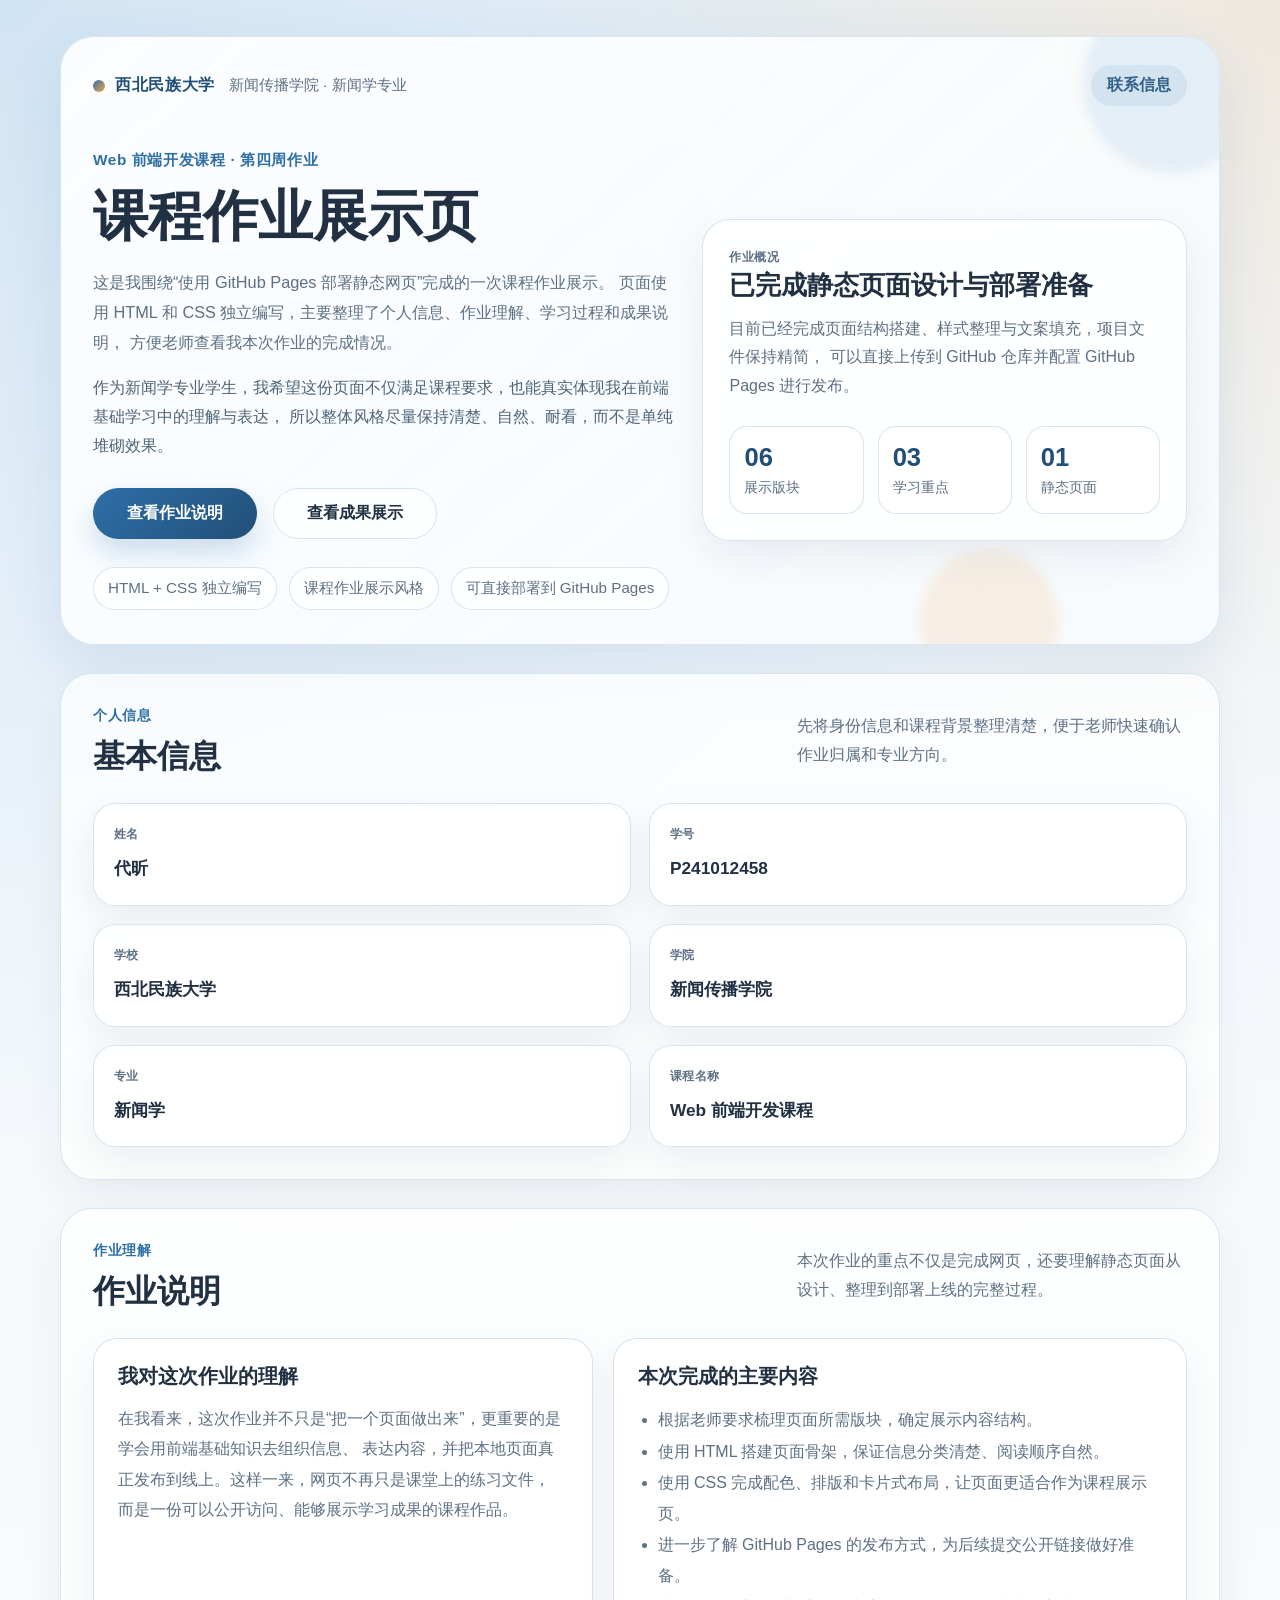
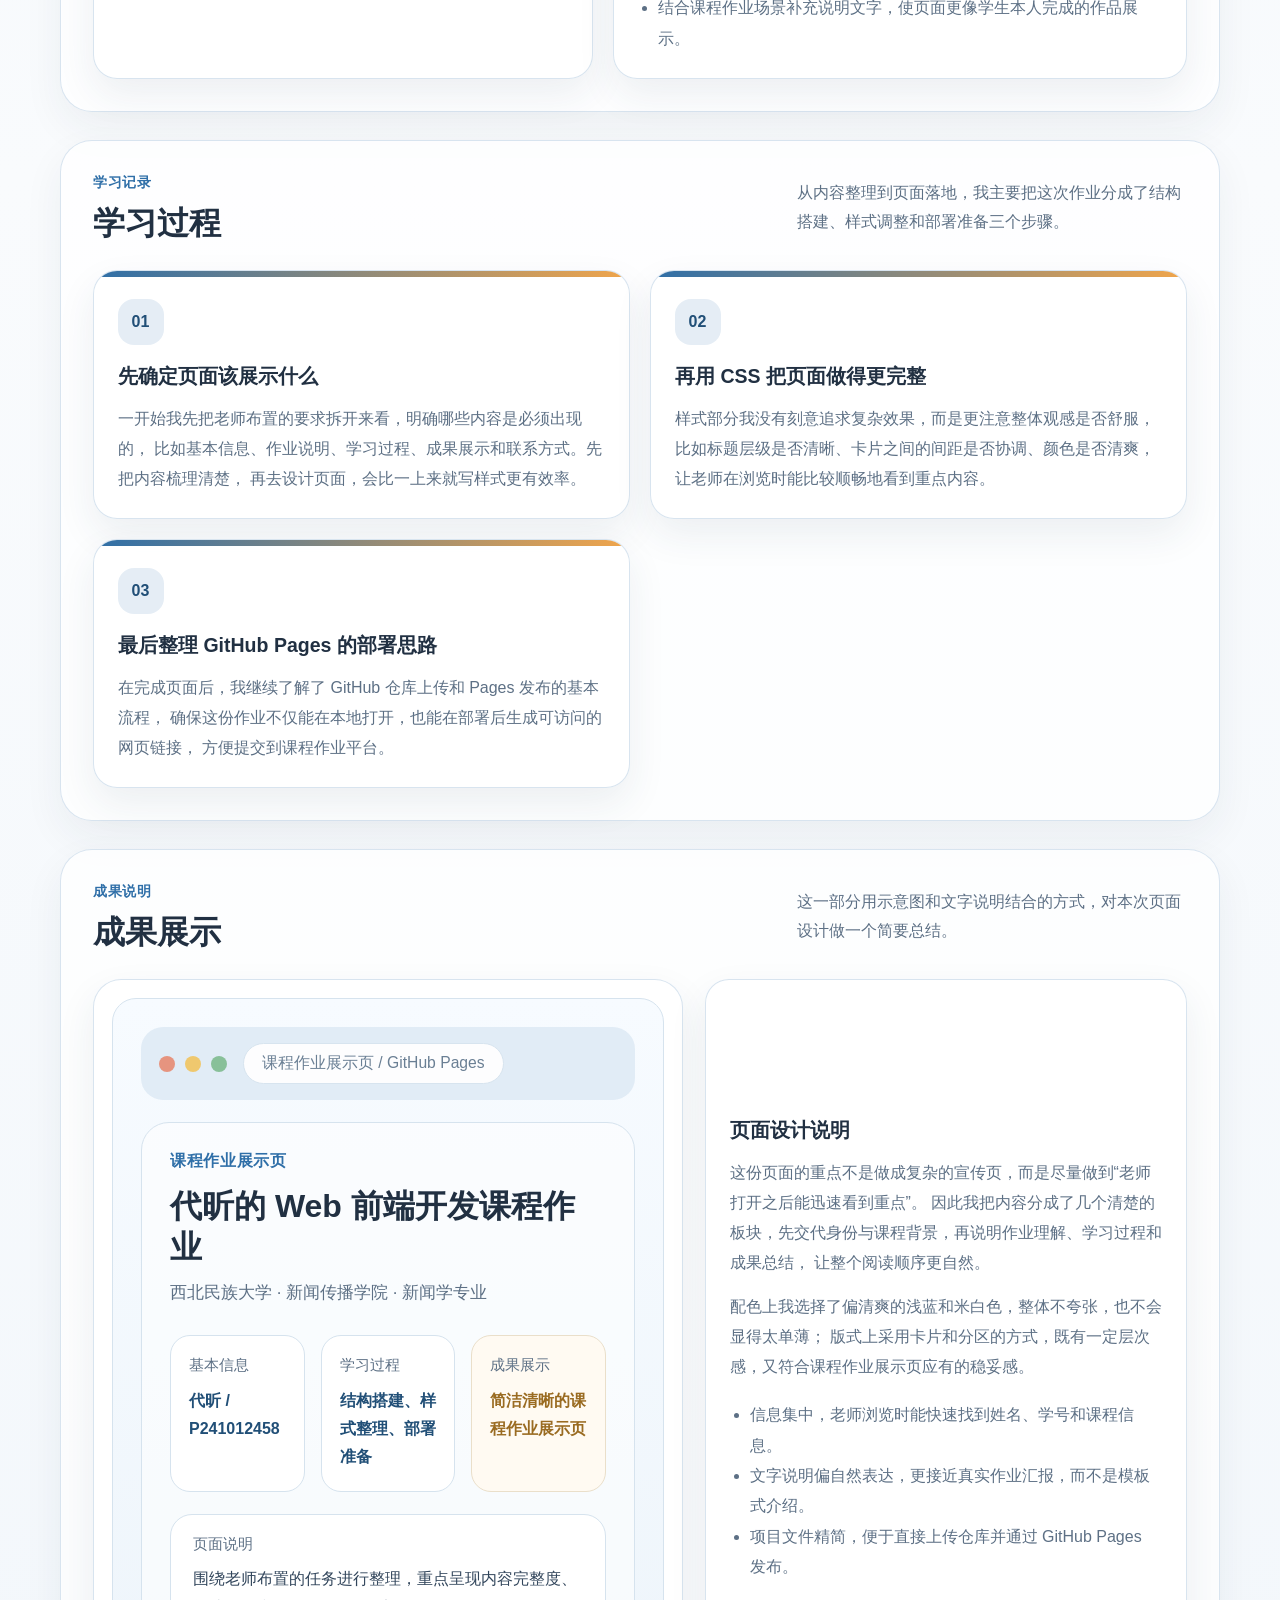
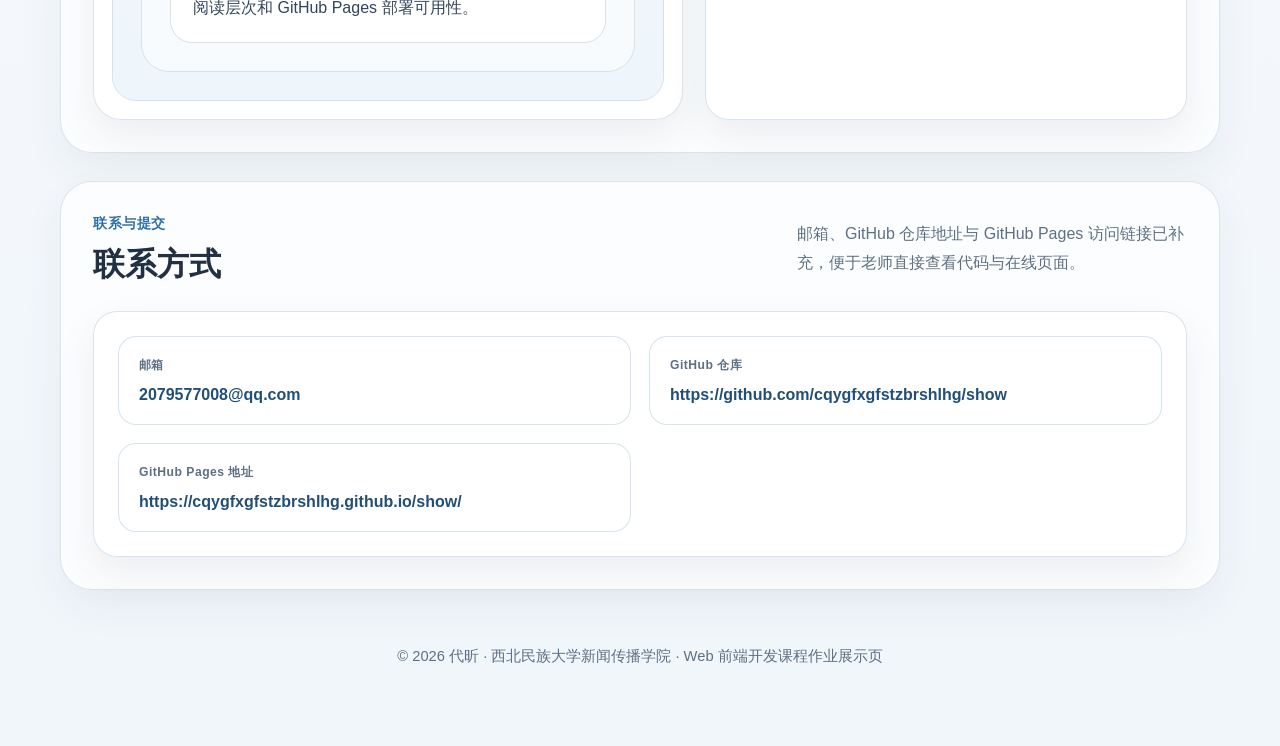
<file: index.html>
<!DOCTYPE html>
<html lang="zh-CN">
<head>
  <meta charset="UTF-8">
  <meta name="viewport" content="width=device-width, initial-scale=1.0">
  <title>课程作业展示页</title>
  <link rel="stylesheet" href="style.css">
</head>
<body>
  <div class="page-shell">
    <header class="hero">
      <nav class="topbar">
        <div class="brand-group">
          <span class="brand">西北民族大学</span>
          <span class="brand-note">新闻传播学院 · 新闻学专业</span>
        </div>
        <a class="topbar-link" href="#contact">联系信息</a>
      </nav>

      <section class="hero-content">
        <div class="hero-copy">
          <p class="eyebrow">Web 前端开发课程 · 第四周作业</p>
          <h1>课程作业展示页</h1>
          <p class="hero-text">
            这是我围绕“使用 GitHub Pages 部署静态网页”完成的一次课程作业展示。
            页面使用 HTML 和 CSS 独立编写，主要整理了个人信息、作业理解、学习过程和成果说明，
            方便老师查看我本次作业的完成情况。
          </p>
          <p class="hero-note">
            作为新闻学专业学生，我希望这份页面不仅满足课程要求，也能真实体现我在前端基础学习中的理解与表达，
            所以整体风格尽量保持清楚、自然、耐看，而不是单纯堆砌效果。
          </p>

          <div class="hero-actions">
            <a class="button button-primary" href="#overview">查看作业说明</a>
            <a class="button button-secondary" href="#showcase">查看成果展示</a>
          </div>

          <ul class="hero-tags">
            <li>HTML + CSS 独立编写</li>
            <li>课程作业展示风格</li>
            <li>可直接部署到 GitHub Pages</li>
          </ul>
        </div>

        <aside class="hero-panel">
          <p class="panel-label">作业概况</p>
          <h2>已完成静态页面设计与部署准备</h2>
          <p>
            目前已经完成页面结构搭建、样式整理与文案填充，项目文件保持精简，
            可以直接上传到 GitHub 仓库并配置 GitHub Pages 进行发布。
          </p>
          <div class="panel-stats">
            <div>
              <span class="stat-value">06</span>
              <span class="stat-label">展示版块</span>
            </div>
            <div>
              <span class="stat-value">03</span>
              <span class="stat-label">学习重点</span>
            </div>
            <div>
              <span class="stat-value">01</span>
              <span class="stat-label">静态页面</span>
            </div>
          </div>
        </aside>
      </section>
    </header>

    <main>
      <section class="section" id="profile">
        <div class="section-heading">
          <div>
            <p class="section-kicker">个人信息</p>
            <h2>基本信息</h2>
          </div>
          <p class="section-desc">
            先将身份信息和课程背景整理清楚，便于老师快速确认作业归属和专业方向。
          </p>
        </div>

        <div class="info-grid">
          <article class="info-card">
            <span class="info-label">姓名</span>
            <strong>代昕</strong>
          </article>
          <article class="info-card">
            <span class="info-label">学号</span>
            <strong>P241012458</strong>
          </article>
          <article class="info-card">
            <span class="info-label">学校</span>
            <strong>西北民族大学</strong>
          </article>
          <article class="info-card">
            <span class="info-label">学院</span>
            <strong>新闻传播学院</strong>
          </article>
          <article class="info-card">
            <span class="info-label">专业</span>
            <strong>新闻学</strong>
          </article>
          <article class="info-card">
            <span class="info-label">课程名称</span>
            <strong>Web 前端开发课程</strong>
          </article>
        </div>
      </section>

      <section class="section" id="overview">
        <div class="section-heading">
          <div>
            <p class="section-kicker">作业理解</p>
            <h2>作业说明</h2>
          </div>
          <p class="section-desc">
            本次作业的重点不仅是完成网页，还要理解静态页面从设计、整理到部署上线的完整过程。
          </p>
        </div>

        <div class="overview-grid">
          <article class="content-card">
            <h3>我对这次作业的理解</h3>
            <p>
              在我看来，这次作业并不只是“把一个页面做出来”，更重要的是学会用前端基础知识去组织信息、
              表达内容，并把本地页面真正发布到线上。这样一来，网页不再只是课堂上的练习文件，
              而是一份可以公开访问、能够展示学习成果的课程作品。
            </p>
          </article>

          <article class="content-card">
            <h3>本次完成的主要内容</h3>
            <ul class="task-list">
              <li>根据老师要求梳理页面所需版块，确定展示内容结构。</li>
              <li>使用 HTML 搭建页面骨架，保证信息分类清楚、阅读顺序自然。</li>
              <li>使用 CSS 完成配色、排版和卡片式布局，让页面更适合作为课程展示页。</li>
              <li>进一步了解 GitHub Pages 的发布方式，为后续提交公开链接做好准备。</li>
              <li>结合课程作业场景补充说明文字，使页面更像学生本人完成的作品展示。</li>
            </ul>
          </article>
        </div>
      </section>

      <section class="section" id="process">
        <div class="section-heading">
          <div>
            <p class="section-kicker">学习记录</p>
            <h2>学习过程</h2>
          </div>
          <p class="section-desc">
            从内容整理到页面落地，我主要把这次作业分成了结构搭建、样式调整和部署准备三个步骤。
          </p>
        </div>

        <div class="timeline">
          <article class="timeline-card">
            <span class="timeline-step">01</span>
            <h3>先确定页面该展示什么</h3>
            <p>
              一开始我先把老师布置的要求拆开来看，明确哪些内容是必须出现的，
              比如基本信息、作业说明、学习过程、成果展示和联系方式。先把内容梳理清楚，
              再去设计页面，会比一上来就写样式更有效率。
            </p>
          </article>

          <article class="timeline-card">
            <span class="timeline-step">02</span>
            <h3>再用 CSS 把页面做得更完整</h3>
            <p>
              样式部分我没有刻意追求复杂效果，而是更注意整体观感是否舒服，
              比如标题层级是否清晰、卡片之间的间距是否协调、颜色是否清爽，
              让老师在浏览时能比较顺畅地看到重点内容。
            </p>
          </article>

          <article class="timeline-card">
            <span class="timeline-step">03</span>
            <h3>最后整理 GitHub Pages 的部署思路</h3>
            <p>
              在完成页面后，我继续了解了 GitHub 仓库上传和 Pages 发布的基本流程，
              确保这份作业不仅能在本地打开，也能在部署后生成可访问的网页链接，
              方便提交到课程作业平台。
            </p>
          </article>
        </div>
      </section>

      <section class="section" id="showcase">
        <div class="section-heading">
          <div>
            <p class="section-kicker">成果说明</p>
            <h2>成果展示</h2>
          </div>
          <p class="section-desc">
            这一部分用示意图和文字说明结合的方式，对本次页面设计做一个简要总结。
          </p>
        </div>

        <div class="showcase-grid">
          <figure class="showcase-figure">
            <div class="browser-mock" aria-label="课程作业展示页效果示意图" role="img">
              <div class="browser-top">
                <div class="browser-dots" aria-hidden="true">
                  <span class="dot dot-red"></span>
                  <span class="dot dot-yellow"></span>
                  <span class="dot dot-green"></span>
                </div>
                <div class="browser-address">课程作业展示页 / GitHub Pages</div>
              </div>

              <div class="browser-body">
                <p class="mock-kicker">课程作业展示页</p>
                <h4>代昕的 Web 前端开发课程作业</h4>
                <p class="mock-subtitle">西北民族大学 · 新闻传播学院 · 新闻学专业</p>

                <div class="mock-cards">
                  <article class="mock-card">
                    <span class="mock-card-title">基本信息</span>
                    <strong class="mock-card-text">代昕 / P241012458</strong>
                  </article>
                  <article class="mock-card">
                    <span class="mock-card-title">学习过程</span>
                    <strong class="mock-card-text">结构搭建、样式整理、部署准备</strong>
                  </article>
                  <article class="mock-card mock-card-accent">
                    <span class="mock-card-title">成果展示</span>
                    <strong class="mock-card-text">简洁清晰的课程作业展示页</strong>
                  </article>
                </div>

                <div class="mock-summary">
                  <span class="mock-summary-label">页面说明</span>
                  <p>围绕老师布置的任务进行整理，重点呈现内容完整度、阅读层次和 GitHub Pages 部署可用性。</p>
                </div>
              </div>
            </div>
          </figure>

          <article class="content-card showcase-copy">
            <h3>页面设计说明</h3>
            <p>
              这份页面的重点不是做成复杂的宣传页，而是尽量做到“老师打开之后能迅速看到重点”。
              因此我把内容分成了几个清楚的板块，先交代身份与课程背景，再说明作业理解、学习过程和成果总结，
              让整个阅读顺序更自然。
            </p>
            <p>
              配色上我选择了偏清爽的浅蓝和米白色，整体不夸张，也不会显得太单薄；
              版式上采用卡片和分区的方式，既有一定层次感，又符合课程作业展示页应有的稳妥感。
            </p>
            <ul class="showcase-list">
              <li>信息集中，老师浏览时能快速找到姓名、学号和课程信息。</li>
              <li>文字说明偏自然表达，更接近真实作业汇报，而不是模板式介绍。</li>
              <li>项目文件精简，便于直接上传仓库并通过 GitHub Pages 发布。</li>
            </ul>
          </article>
        </div>
      </section>

      <section class="section" id="contact">
        <div class="section-heading">
          <div>
            <p class="section-kicker">联系与提交</p>
            <h2>联系方式</h2>
          </div>
          <p class="section-desc">
            邮箱、GitHub 仓库地址与 GitHub Pages 访问链接已补充，便于老师直接查看代码与在线页面。
          </p>
        </div>

        <div class="contact-panel">
          <div>
            <p class="contact-label">邮箱</p>
            <a href="mailto:2079577008@qq.com">2079577008@qq.com</a>
          </div>
          <div>
            <p class="contact-label">GitHub 仓库</p>
            <a href="https://github.com/cqygfxgfstzbrshlhg/show" target="_blank" rel="noreferrer">
              https://github.com/cqygfxgfstzbrshlhg/show
            </a>
          </div>
          <div>
            <p class="contact-label">GitHub Pages 地址</p>
            <a href="https://cqygfxgfstzbrshlhg.github.io/show/" target="_blank" rel="noreferrer">
              https://cqygfxgfstzbrshlhg.github.io/show/
            </a>
          </div>
        </div>
      </section>
    </main>

    <footer class="footer">
      <p>© 2026 代昕 · 西北民族大学新闻传播学院 · Web 前端开发课程作业展示页</p>
    </footer>
  </div>
</body>
</html>
</file>
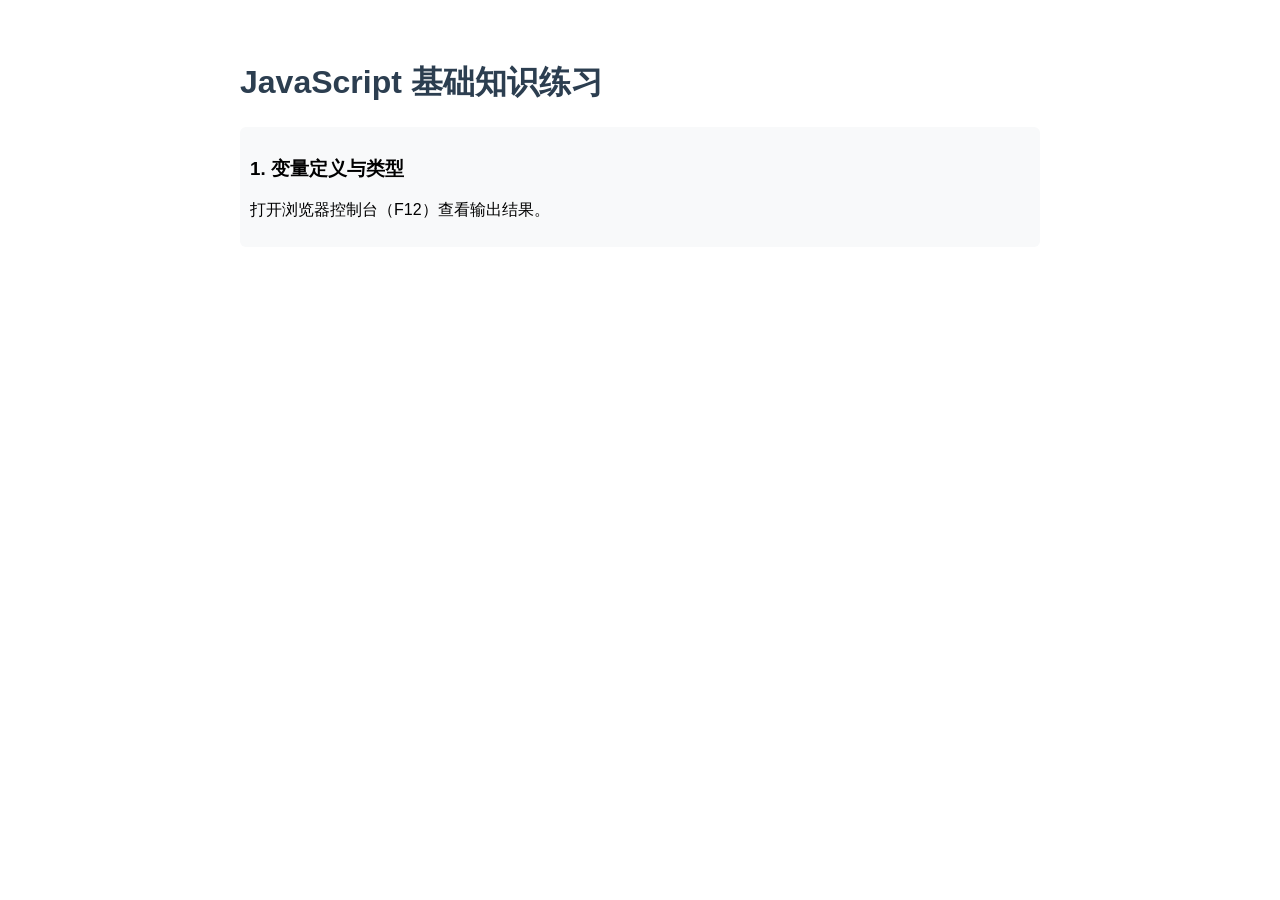
<file: js-basics-practice.html>
<!DOCTYPE html>
<html lang="zh-CN">
<head>
    <meta charset="UTF-8">
    <title>JS 基础知识练习</title>
    <style>
        body { font-family: Arial; max-width: 800px; margin: 20px auto; padding: 20px; }
        h1 { color: #2c3e50; }
        .result { margin: 15px 0; padding: 10px; background: #f8f9fa; border-radius: 6px; }
    </style>
</head>
<body>
    <h1>JavaScript 基础知识练习</h1>
    <div class="result">
        <h3>1. 变量定义与类型</h3>
        <p>打开浏览器控制台（F12）查看输出结果。</p>
    </div>

    <script>
        // ========== 1. 变量定义与类型 ==========
        // 基本类型
        let username = "前端练习"; // 字符串
        const age = 20; // 数字（常量）
        let isStudent = true; // 布尔值
        let score = null; // 空值
        let address; // 未定义

        // 引用类型
        let userInfo = {
            id: 101,
            major: "传播学",
            hobbies: ["编程", "阅读", "摄影"]
        };
        let tags = ["js", "html", "git"]; // 数组

        console.log("=== 变量类型检查 ===");
        console.log("username:", username, "类型:", typeof username);
        console.log("age:", age, "类型:", typeof age);
        console.log("userInfo:", userInfo, "类型:", typeof userInfo);
        console.log("tags:", tags, "类型:", typeof tags);

        // ========== 2. 表达式与运算 ==========
        let a = 15;
        let b = 7;
        let sum = a + b; // 加法
        let diff = a - b; // 减法
        let product = a * b; // 乘法
        let quotient = a / b; // 除法
        let remainder = a % b; // 取余

        console.log("\n=== 表达式运算 ===");
        console.log(`${a} + ${b} = ${sum}`);
        console.log(`${a} % ${b} = ${remainder}`); // 取余结果

        // ========== 3. 流程控制（if/else + 循环） ==========
        console.log("\n=== 流程控制 ===");
        // 条件判断
        let testScore = 85;
        if (testScore >= 90) {
            console.log("成绩：优秀");
        } else if (testScore >= 80) {
            console.log("成绩：良好");
        } else {
            console.log("成绩：合格");
        }

        // 循环（遍历数组）
        console.log("遍历爱好数组：");
        userInfo.hobbies.forEach(hobby => {
            console.log("- " + hobby);
        });

        // ========== 4. 函数定义与调用 ==========
        /**
         * 计算学生成绩等级
         * @param {number} score - 分数
         * @returns {string} 等级
         */
        function getGrade(score) {
            if (score >= 90) return "A";
            if (score >= 80) return "B";
            if (score >= 70) return "C";
            return "D";
        }

        // 调用函数
        let finalScore = 92;
        let grade = getGrade(finalScore);
        console.log("\n=== 函数测试 ===");
        console.log(`分数 ${finalScore} 对应的等级：${grade}`);

        // 立即执行函数（示例）
        (function() {
            console.log("这是一个立即执行函数，完成作业练习！");
        })();
    </script>
</body>
</html>
</file>
<file: style.css>
:root {
  --bg: #f3f7fb;
  --surface: rgba(255, 255, 255, 0.86);
  --surface-strong: #ffffff;
  --line: #d6e3ee;
  --text: #213042;
  --muted: #5d7085;
  --primary: #2f6fa8;
  --primary-deep: #214f77;
  --accent: #f0a54b;
  --shadow: 0 22px 56px rgba(47, 111, 168, 0.12);
  --radius-lg: 28px;
  --radius-md: 18px;
  --content-width: 1160px;
}

* {
  box-sizing: border-box;
}

html {
  scroll-behavior: smooth;
}

body {
  margin: 0;
  font-family: "Segoe UI", "PingFang SC", "Microsoft YaHei", sans-serif;
  color: var(--text);
  background:
    radial-gradient(circle at top left, rgba(136, 185, 223, 0.28), transparent 28%),
    radial-gradient(circle at top right, rgba(240, 165, 75, 0.16), transparent 20%),
    linear-gradient(180deg, #eef5fb 0%, #f9fbfd 45%, #f1f6fb 100%);
}

a {
  color: inherit;
  text-decoration: none;
}

img,
svg {
  display: block;
  max-width: 100%;
}

.page-shell {
  width: min(calc(100% - 80px), var(--content-width));
  margin: 36px auto 48px;
}

.hero,
.section,
.footer {
  position: relative;
}

.hero {
  padding: 28px 32px 34px;
  background: linear-gradient(140deg, rgba(255, 255, 255, 0.92), rgba(247, 251, 255, 0.86));
  border: 1px solid rgba(214, 227, 238, 0.9);
  border-radius: 34px;
  box-shadow: var(--shadow);
  overflow: hidden;
}

.hero::before,
.hero::after {
  content: "";
  position: absolute;
  border-radius: 50%;
  filter: blur(6px);
}

.hero::before {
  width: 180px;
  height: 180px;
  right: -44px;
  top: -44px;
  background: rgba(136, 185, 223, 0.18);
}

.hero::after {
  width: 140px;
  height: 140px;
  right: 160px;
  bottom: -46px;
  background: rgba(240, 165, 75, 0.14);
}

.topbar {
  display: flex;
  align-items: center;
  justify-content: space-between;
  margin-bottom: 44px;
}

.brand-group {
  display: flex;
  align-items: center;
  gap: 14px;
  flex-wrap: wrap;
}

.brand {
  display: inline-flex;
  align-items: center;
  gap: 10px;
  font-size: 1rem;
  font-weight: 700;
  letter-spacing: 0.04em;
  color: var(--primary-deep);
}

.brand::before {
  content: "";
  width: 12px;
  height: 12px;
  border-radius: 50%;
  background: linear-gradient(135deg, var(--primary), var(--accent));
}

.brand-note {
  color: var(--muted);
  font-size: 0.96rem;
}

.topbar-link {
  padding: 10px 16px;
  border-radius: 999px;
  background: rgba(47, 111, 168, 0.1);
  color: var(--primary-deep);
  font-weight: 600;
}

.hero-content {
  display: grid;
  grid-template-columns: 1.35fr 0.95fr;
  gap: 28px;
  align-items: center;
}

.eyebrow,
.section-kicker,
.panel-label,
.contact-label,
.info-label {
  letter-spacing: 0.04em;
}

.eyebrow {
  margin: 0 0 16px;
  font-size: 0.96rem;
  font-weight: 700;
  color: var(--primary);
}

.hero h1 {
  margin: 0;
  font-family: "Noto Serif SC", "Source Han Serif SC", "STSong", serif;
  font-size: 3.45rem;
  line-height: 1.08;
}

.hero-text {
  max-width: 680px;
  margin: 20px 0 0;
  color: var(--muted);
  font-size: 1.02rem;
  line-height: 1.85;
}

.hero-note {
  max-width: 680px;
  margin: 16px 0 0;
  color: #4e6478;
  line-height: 1.82;
}

.hero-actions {
  display: flex;
  gap: 16px;
  margin-top: 28px;
}

.button {
  display: inline-flex;
  align-items: center;
  justify-content: center;
  min-width: 164px;
  padding: 14px 22px;
  border-radius: 999px;
  font-weight: 700;
  transition: transform 0.2s ease, box-shadow 0.2s ease;
}

.button:hover {
  transform: translateY(-2px);
}

.button-primary {
  color: #ffffff;
  background: linear-gradient(135deg, var(--primary), var(--primary-deep));
  box-shadow: 0 14px 28px rgba(47, 111, 168, 0.22);
}

.button-secondary {
  border: 1px solid var(--line);
  background: rgba(255, 255, 255, 0.72);
}

.hero-tags {
  display: flex;
  gap: 12px;
  flex-wrap: wrap;
  margin: 28px 0 0;
  padding: 0;
  list-style: none;
}

.hero-tags li {
  padding: 10px 14px;
  border-radius: 999px;
  background: rgba(255, 255, 255, 0.82);
  border: 1px solid rgba(214, 227, 238, 0.95);
  color: var(--muted);
  font-size: 0.95rem;
}

.hero-panel,
.content-card,
.timeline-card,
.contact-panel,
.info-card {
  background: var(--surface);
  border: 1px solid rgba(214, 227, 238, 0.94);
  box-shadow: 0 16px 38px rgba(38, 65, 90, 0.08);
  backdrop-filter: blur(8px);
}

.hero-panel {
  padding: 26px;
  border-radius: var(--radius-lg);
}

.panel-label {
  margin: 0 0 10px;
  font-size: 0.78rem;
  font-weight: 700;
  color: var(--primary);
}

.hero-panel h2 {
  margin: 0 0 12px;
  font-size: 1.6rem;
  line-height: 1.35;
}

.hero-panel p {
  margin: 0;
  color: var(--muted);
  line-height: 1.78;
}

.panel-stats {
  display: grid;
  grid-template-columns: repeat(3, 1fr);
  gap: 14px;
  margin-top: 26px;
}

.panel-stats div {
  padding: 16px 14px;
  border-radius: 18px;
  background: rgba(255, 255, 255, 0.84);
  border: 1px solid rgba(214, 227, 238, 0.95);
}

.stat-value {
  display: block;
  margin-bottom: 6px;
  font-size: 1.6rem;
  font-weight: 800;
  color: var(--primary-deep);
}

.stat-label {
  color: var(--muted);
  font-size: 0.9rem;
}

.section {
  margin-top: 28px;
  padding: 32px;
  border-radius: 32px;
  background: rgba(255, 255, 255, 0.74);
  border: 1px solid rgba(214, 227, 238, 0.94);
  box-shadow: 0 16px 42px rgba(33, 48, 66, 0.06);
}

.section-heading {
  display: flex;
  align-items: flex-start;
  justify-content: space-between;
  gap: 20px;
  margin-bottom: 24px;
}

.section-kicker {
  margin: 0 0 10px;
  font-size: 0.88rem;
  font-weight: 700;
  color: var(--primary);
}

.section-heading h2 {
  margin: 0;
  font-family: "Noto Serif SC", "Source Han Serif SC", "STSong", serif;
  font-size: 2rem;
}

.section-desc {
  max-width: 390px;
  margin: 6px 0 0;
  color: var(--muted);
  line-height: 1.8;
}

.info-grid {
  display: grid;
  grid-template-columns: repeat(3, 1fr);
  gap: 18px;
}

.info-card {
  padding: 22px 20px;
  border-radius: 22px;
}

.info-label {
  display: block;
  margin-bottom: 12px;
  font-size: 0.76rem;
  font-weight: 700;
  color: var(--muted);
}

.info-card strong {
  display: block;
  font-size: 1.08rem;
  line-height: 1.6;
}

.overview-grid {
  display: grid;
  grid-template-columns: 1fr 1.15fr;
  gap: 20px;
}

.content-card {
  padding: 24px;
  border-radius: 24px;
}

.content-card h3,
.timeline-card h3 {
  margin: 0 0 14px;
  font-size: 1.22rem;
}

.content-card p,
.timeline-card p {
  margin: 0;
  color: var(--muted);
  line-height: 1.88;
}

.task-list {
  margin: 0;
  padding-left: 20px;
  color: var(--muted);
  line-height: 1.95;
}

.timeline {
  display: grid;
  grid-template-columns: repeat(3, 1fr);
  gap: 20px;
}

.timeline-card {
  position: relative;
  padding: 28px 24px 24px;
  border-radius: 24px;
  overflow: hidden;
}

.timeline-card::before {
  content: "";
  position: absolute;
  inset: 0 0 auto 0;
  height: 6px;
  background: linear-gradient(90deg, var(--primary), var(--accent));
}

.timeline-step {
  display: inline-flex;
  align-items: center;
  justify-content: center;
  width: 46px;
  height: 46px;
  margin-bottom: 18px;
  border-radius: 16px;
  background: rgba(47, 111, 168, 0.12);
  color: var(--primary-deep);
  font-weight: 800;
}

.showcase-grid {
  display: grid;
  grid-template-columns: 1.1fr 0.9fr;
  gap: 22px;
  align-items: center;
}

.showcase-figure {
  margin: 0;
  padding: 18px;
  border-radius: 28px;
  background: rgba(255, 255, 255, 0.8);
  border: 1px solid rgba(214, 227, 238, 0.94);
  box-shadow: 0 16px 38px rgba(38, 65, 90, 0.08);
}

.browser-mock {
  padding: 28px;
  border-radius: 24px;
  background: linear-gradient(180deg, #f7fbff 0%, #eef5fb 100%);
  border: 1px solid #d6e3ee;
}

.browser-top {
  display: flex;
  align-items: center;
  gap: 16px;
  padding: 16px 18px;
  border-radius: 22px;
  background: rgba(220, 232, 244, 0.78);
}

.browser-dots {
  display: flex;
  gap: 10px;
  flex-shrink: 0;
}

.dot {
  width: 16px;
  height: 16px;
  border-radius: 50%;
}

.dot-red {
  background: #e6947f;
}

.dot-yellow {
  background: #efc86e;
}

.dot-green {
  background: #88c099;
}

.browser-address {
  min-width: 0;
  padding: 9px 18px;
  border-radius: 999px;
  background: rgba(255, 255, 255, 0.92);
  border: 1px solid #d7e4ef;
  color: #6a7f94;
  font-size: 0.98rem;
  white-space: nowrap;
  overflow: hidden;
  text-overflow: ellipsis;
}

.browser-body {
  margin-top: 22px;
  padding: 28px;
  border-radius: 28px;
  background: rgba(255, 255, 255, 0.56);
  border: 1px solid #d6e3ee;
}

.mock-kicker {
  margin: 0;
  color: var(--primary);
  font-weight: 700;
  letter-spacing: 0.04em;
}

.browser-body h4 {
  margin: 14px 0 10px;
  font-size: 2rem;
  line-height: 1.28;
}

.mock-subtitle {
  margin: 0;
  color: var(--muted);
  font-size: 1.06rem;
  line-height: 1.8;
}

.mock-cards {
  display: grid;
  grid-template-columns: repeat(3, minmax(0, 1fr));
  gap: 16px;
  margin-top: 26px;
}

.mock-card {
  min-width: 0;
  padding: 20px 18px;
  border-radius: 20px;
  background: rgba(255, 255, 255, 0.95);
  border: 1px solid #d6e3ee;
}

.mock-card-accent {
  background: #fffaf2;
  border-color: #eadfca;
}

.mock-card-title {
  display: block;
  margin-bottom: 12px;
  color: var(--muted);
  font-size: 0.92rem;
}

.mock-card-text {
  display: block;
  font-size: 1rem;
  line-height: 1.75;
  color: var(--primary-deep);
  word-break: break-word;
}

.mock-card-accent .mock-card-text {
  color: #9a6b21;
}

.mock-summary {
  margin-top: 22px;
  padding: 20px 22px;
  border-radius: 22px;
  background: rgba(255, 255, 255, 0.95);
  border: 1px solid #d6e3ee;
}

.mock-summary-label {
  display: block;
  margin-bottom: 10px;
  color: var(--muted);
  font-size: 0.92rem;
}

.mock-summary p {
  margin: 0;
  line-height: 1.82;
  color: #31455b;
}

.showcase-copy {
  height: 100%;
  display: flex;
  flex-direction: column;
  justify-content: center;
}

.showcase-copy p + p {
  margin-top: 14px;
}

.showcase-list {
  margin: 18px 0 0;
  padding-left: 20px;
  color: var(--muted);
  line-height: 1.9;
}

.contact-panel {
  display: grid;
  grid-template-columns: repeat(3, 1fr);
  gap: 18px;
  padding: 24px;
  border-radius: 24px;
}

.contact-panel div {
  padding: 20px;
  border-radius: 18px;
  background: rgba(255, 255, 255, 0.78);
  border: 1px solid rgba(214, 227, 238, 0.96);
}

.contact-label {
  margin: 0 0 12px;
  font-size: 0.76rem;
  font-weight: 700;
  color: var(--muted);
}

.contact-panel a,
.contact-panel span {
  color: var(--primary-deep);
  font-weight: 600;
  word-break: break-all;
}

.footer {
  margin-top: 24px;
  padding: 18px 24px;
  text-align: center;
  color: var(--muted);
  font-size: 0.92rem;
}

@media (max-width: 1280px) {
  .hero-content {
    grid-template-columns: 1.2fr 1fr;
  }

  .info-grid,
  .timeline,
  .contact-panel {
    grid-template-columns: repeat(2, 1fr);
  }
}

@media (max-width: 980px) {
  .page-shell {
    width: min(calc(100% - 36px), var(--content-width));
    margin: 18px auto 32px;
  }

  .hero,
  .section {
    padding: 24px;
  }

  .section-heading {
    flex-direction: column;
  }

  .section-desc {
    max-width: 100%;
    margin-top: 0;
  }

  .topbar {
    margin-bottom: 28px;
  }

  .hero-content,
  .overview-grid,
  .showcase-grid {
    grid-template-columns: 1fr;
  }

  .hero h1 {
    font-size: 2.8rem;
  }

  .panel-stats,
  .info-grid,
  .timeline,
  .contact-panel {
    grid-template-columns: repeat(2, 1fr);
  }

  .mock-cards {
    grid-template-columns: 1fr;
  }
}

@media (max-width: 680px) {
  .page-shell {
    width: min(calc(100% - 24px), var(--content-width));
  }

  .hero,
  .section {
    padding: 20px;
    border-radius: 24px;
  }

  .topbar,
  .hero-actions,
  .section-heading {
    flex-direction: column;
    align-items: flex-start;
  }

  .brand-group {
    flex-direction: column;
    align-items: flex-start;
    gap: 6px;
  }

  .hero h1 {
    font-size: 2.2rem;
  }

  .browser-mock,
  .browser-body {
    padding: 18px;
  }

  .browser-top {
    align-items: flex-start;
    flex-direction: column;
  }

  .browser-body h4 {
    font-size: 1.5rem;
  }

  .hero-text,
  .content-card p,
  .timeline-card p,
  .task-list {
    line-height: 1.72;
  }

  .button {
    width: 100%;
  }

  .panel-stats,
  .info-grid,
  .timeline,
  .contact-panel {
    grid-template-columns: 1fr;
  }
}
</file>
